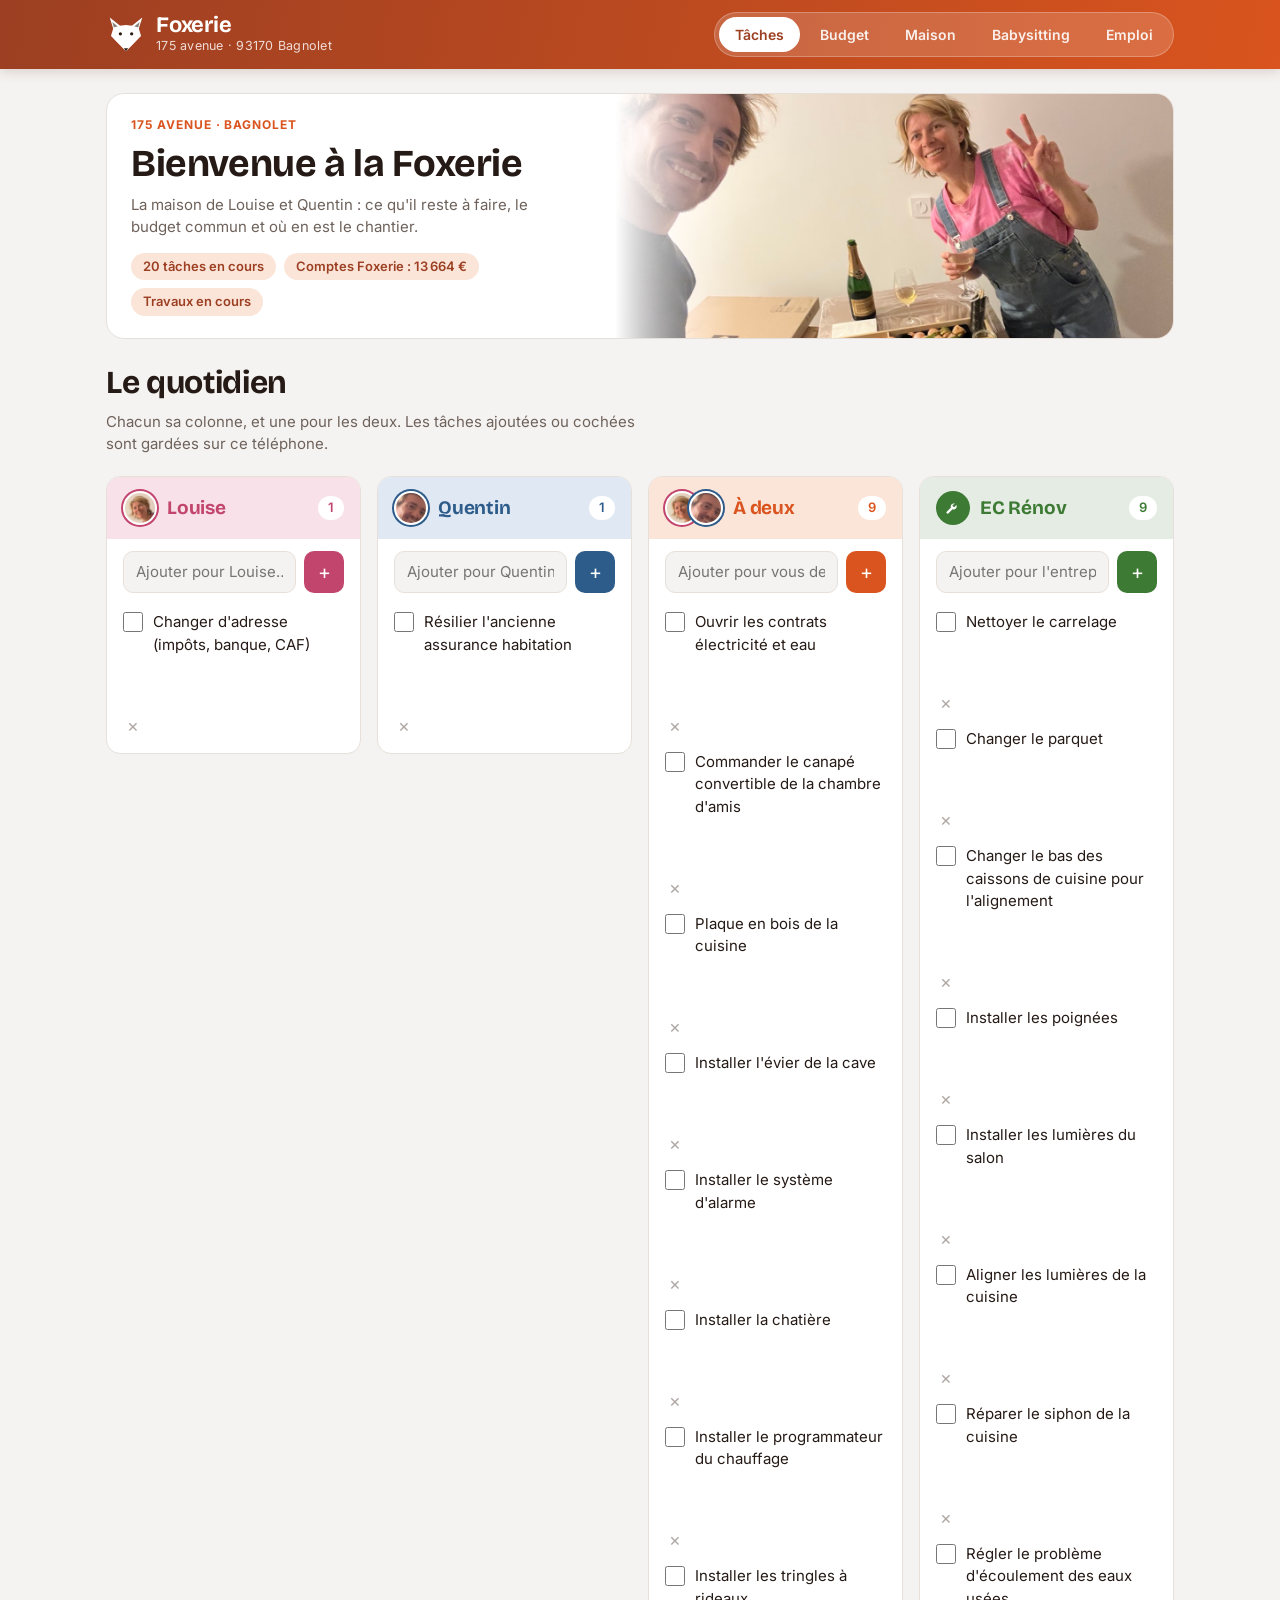
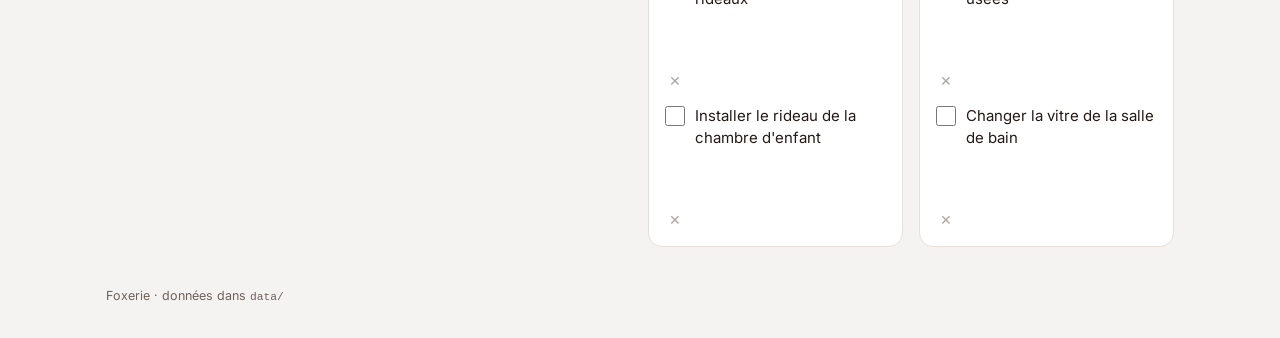
<file: index.html>
<!doctype html>
<html lang="fr">
<head>
<meta charset="utf-8">
<meta name="viewport" content="width=device-width,initial-scale=1,viewport-fit=cover">
<title>Foxerie</title>
<meta name="theme-color" content="#a83d12">
<link rel="icon" href="data:image/svg+xml,%3Csvg xmlns='http://www.w3.org/2000/svg' viewBox='0 0 64 64'%3E%3Cpath d='M6 4 25 19 14 30Z M58 4 39 19 50 30Z M12 20Q32 12 52 20L56 33 32 58 8 33Z' fill='%23d9541e'/%3E%3Cpath d='M8 33 24 37 32 58Z M56 33 40 37 32 58Z' fill='%23fff'/%3E%3Ccircle cx='23' cy='30' r='3' fill='%232a1a12'/%3E%3Ccircle cx='41' cy='30' r='3' fill='%232a1a12'/%3E%3C/svg%3E">
<link rel="preconnect" href="https://fonts.googleapis.com">
<link rel="preconnect" href="https://fonts.gstatic.com" crossorigin>
<link rel="stylesheet" href="https://fonts.googleapis.com/css2?family=Bricolage+Grotesque:opsz,wght@12..96,500;12..96,700&family=Inter:wght@400;500;600&display=swap">
<link rel="stylesheet" href="style.css?v=25">
</head>
<body>
<svg width="0" height="0" style="position:absolute" aria-hidden="true">
  <symbol id="fox" viewBox="0 0 64 64">
    <path d="M6 4 L25 19 L14 30 Z" fill="currentColor"/>
    <path d="M58 4 L39 19 L50 30 Z" fill="currentColor"/>
    <path d="M10 11 L20 19 L14 25 Z" fill="#2a1a12" opacity=".55"/>
    <path d="M54 11 L44 19 L50 25 Z" fill="#2a1a12" opacity=".55"/>
    <path d="M12 20 Q32 12 52 20 L56 33 L32 58 L8 33 Z" fill="currentColor"/>
    <path d="M8 33 L24 37 L32 58 Z" fill="#fff"/>
    <path d="M56 33 L40 37 L32 58 Z" fill="#fff"/>
    <circle cx="23" cy="30" r="2.6" fill="#2a1a12"/>
    <circle cx="41" cy="30" r="2.6" fill="#2a1a12"/>
    <path d="M28.5 53 L35.5 53 L32 58 Z" fill="#2a1a12"/>
  </symbol>
</svg>
<header class="top">
  <div class="wrap top-in">
    <div class="brand">
      <span class="logo" aria-hidden="true">
        <svg viewBox="0 0 64 64" width="40" height="40"><use href="#fox"/></svg>
      </span>
      <div>
        <h1>Foxerie</h1>
        <p class="addr" id="addr">175 avenue · 93170 Bagnolet</p>
      </div>
    </div>
    <nav class="tabs" aria-label="Sections">
      <a href="#taches" data-tab="taches">Tâches</a>
      <a href="#budget" data-tab="budget">Budget</a>
      <a href="#maison" data-tab="maison">Maison</a>
      <a href="#babysitting" data-tab="babysitting">Babysitting</a>
      <a href="#emploi" data-tab="emploi">Emploi</a>
    </nav>
  </div>
</header>

<main class="wrap">

  <!-- TÂCHES -->
  <section id="v-taches" class="view" aria-labelledby="h-taches">
    <div class="hero" id="hero">
      <div class="hero-txt">
        <span class="eyebrow">175 avenue · Bagnolet</span>
        <h2>Bienvenue à la Foxerie</h2>
        <p>La maison de Louise et Quentin : ce qu'il reste à faire, le budget commun et où en est le chantier.</p>
        <div class="hero-stats" id="hero-stats"></div>
      </div>
      <div class="hero-img" id="hero-img"><span class="fox-big"><svg viewBox="0 0 64 64" width="120" height="120"><use href="#fox"/></svg></span></div>
    </div>
    <div class="view-head">
      <h2 id="h-taches">Le quotidien</h2>
      <p class="sub">Chacun sa colonne, et une pour les deux. Les tâches ajoutées ou cochées sont gardées sur ce téléphone.</p>
    </div>
    <div class="cols" id="todo-cols"></div>
  </section>

  <!-- BUDGET -->
  <section id="v-budget" class="view" aria-labelledby="h-budget" hidden>
    <div class="view-head row">
      <div>
        <h2 id="h-budget">Budget commun</h2>
        <p class="sub" id="budget-sub">Chacun verse selon ses moyens sur les comptes communs.</p>
      </div>
      <div class="seg" id="scope" role="group" aria-label="Comptes affichés"></div>
      <div class="month" id="month-nav">
        <button type="button" id="m-prev" aria-label="Mois précédent">‹</button>
        <span id="m-label">—</span>
        <button type="button" id="m-next" aria-label="Mois suivant">›</button>
        <button type="button" id="m-year" class="m-year">Par mois</button>
      </div>
    </div>
    <div id="budget-body"></div>
  </section>

  <!-- MAISON -->
  <section id="v-maison" class="view" aria-labelledby="h-maison" hidden>
    <div class="house-hero">
      <div class="hh-img" role="img" aria-label="La maison vue du jardin : façade en briques, porte-fenêtre en bois, pelouse et pas japonais"></div>
      <div class="hh-txt">
        <span class="eyebrow">175 avenue · 93170 Bagnolet</span>
        <h2 id="h-maison">Montage financier</h2>
        <p class="sub" id="maison-sub">Plan de financement de l'achat.</p>
        <div class="hero-stats" id="maison-stats"></div>
      </div>
    </div>
    <div id="maison-body"></div>
  </section>

  <!-- BABYSITTING -->
  <section id="v-babysitting" class="view" aria-labelledby="h-baby" hidden>
    <div class="view-head row">
      <div>
        <h2 id="h-baby">Babysitting</h2>
        <p class="sub">Les gardes de Nephelie, déclarées par elle à la fin de chaque soirée, et ce qu'on lui doit pour le mois.</p>
      </div>
      <a class="btn primary" href="nephelie.html">Page de déclaration de Nephelie</a>
    </div>
    <div id="baby-body"></div>
  </section>

  <!-- EMPLOI -->
  <section id="v-emploi" class="view" aria-labelledby="h-emploi" hidden>
    <div class="view-head">
      <h2 id="h-emploi">Veille emploi</h2>
      <p class="sub">Recherches prêtes sur les sites d'offres, puis, pour chaque offre collée : une note sur 100 selon le profil de Quentin et un brouillon de lettre à relire. Les statuts et offres collées restent sur cet appareil.</p>
    </div>
    <div id="emploi-body"></div>
  </section>

</main>
<footer class="wrap foot">Foxerie · données dans <code>data/</code></footer>
<script src="app.js?v=25"></script>
<script src="emploi.js?v=25"></script>
<script src="babysitting.js?v=25"></script>
</body>
</html>
</file>
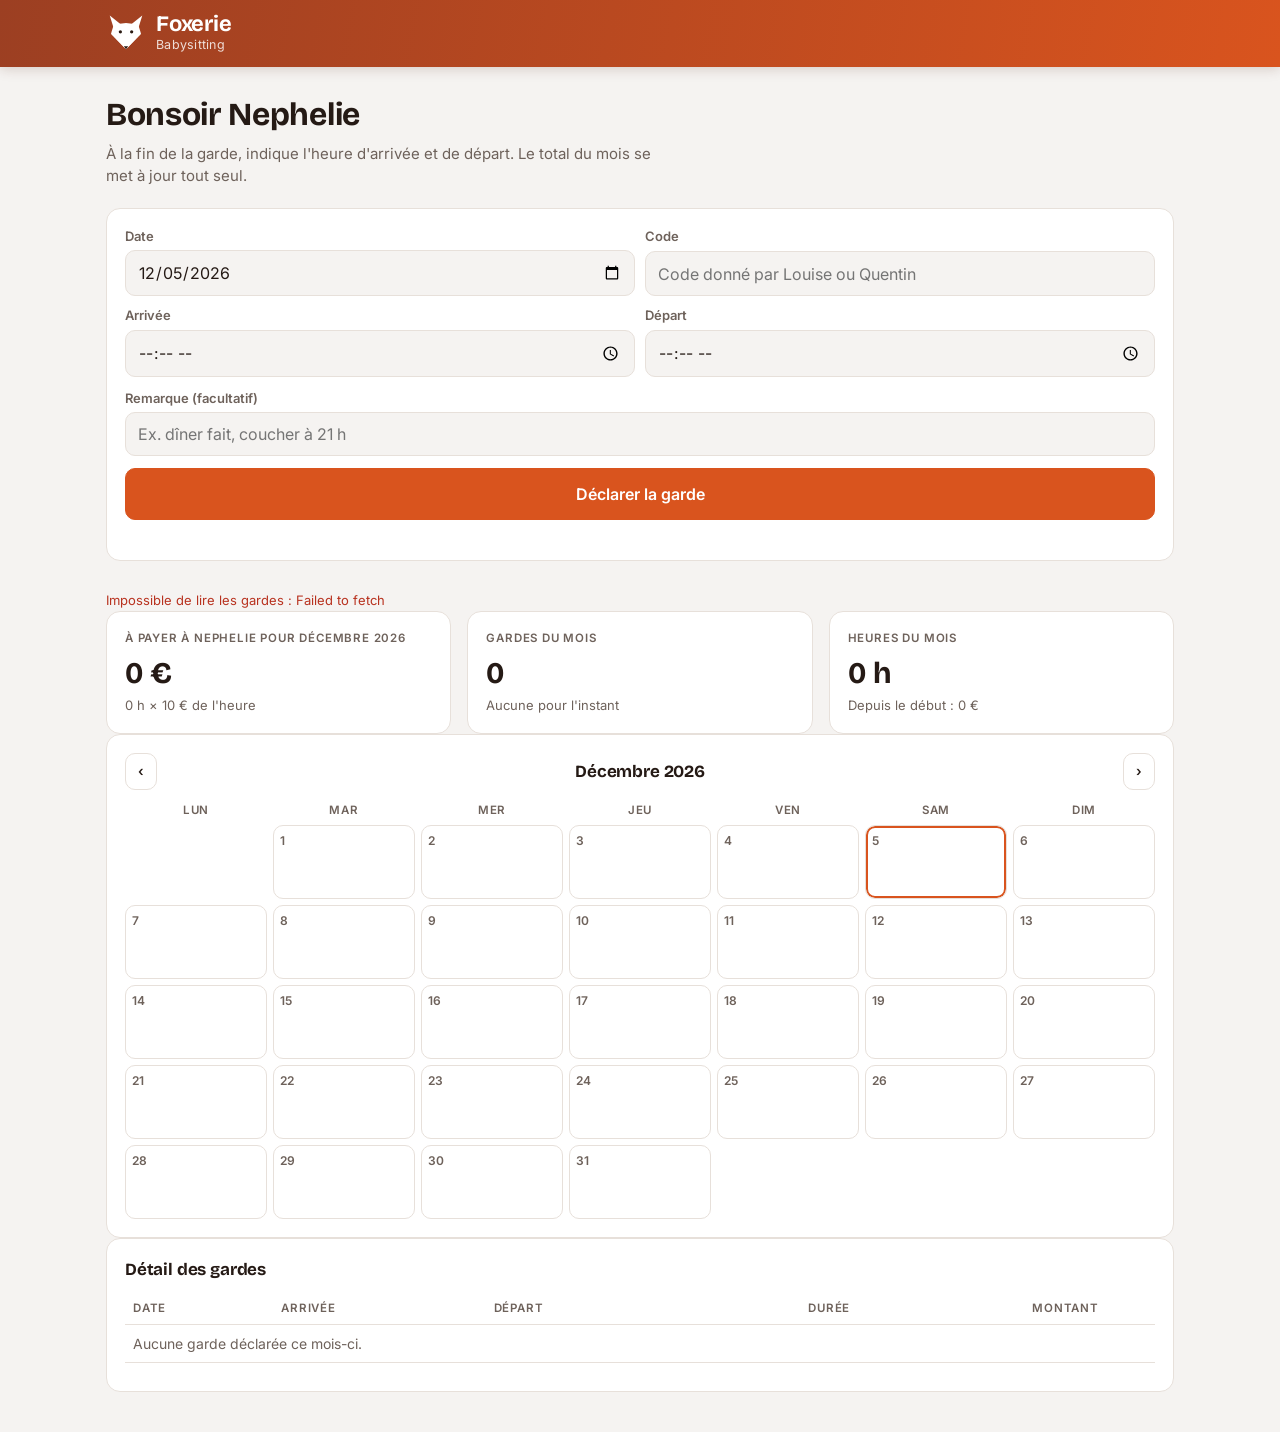
<file: nephelie.html>
<!doctype html>
<html lang="fr">
<head>
<meta charset="utf-8">
<meta name="viewport" content="width=device-width,initial-scale=1,viewport-fit=cover">
<title>Babysitting · Foxerie</title>
<meta name="theme-color" content="#9c3f22">
<link rel="icon" href="data:image/svg+xml,%3Csvg xmlns='http://www.w3.org/2000/svg' viewBox='0 0 64 64'%3E%3Cpath d='M6 4 25 19 14 30Z M58 4 39 19 50 30Z M12 20Q32 12 52 20L56 33 32 58 8 33Z' fill='%23d9541e'/%3E%3Cpath d='M8 33 24 37 32 58Z M56 33 40 37 32 58Z' fill='%23fff'/%3E%3Ccircle cx='23' cy='30' r='3' fill='%232a1a12'/%3E%3Ccircle cx='41' cy='30' r='3' fill='%232a1a12'/%3E%3C/svg%3E">
<link rel="preconnect" href="https://fonts.googleapis.com">
<link rel="preconnect" href="https://fonts.gstatic.com" crossorigin>
<link rel="stylesheet" href="https://fonts.googleapis.com/css2?family=Bricolage+Grotesque:opsz,wght@12..96,500;12..96,700&family=Inter:wght@400;500;600&display=swap">
<link rel="stylesheet" href="style.css?v=15">
</head>
<body>
<svg width="0" height="0" style="position:absolute" aria-hidden="true">
  <symbol id="fox" viewBox="0 0 64 64">
    <path d="M6 4 L25 19 L14 30 Z" fill="currentColor"/>
    <path d="M58 4 L39 19 L50 30 Z" fill="currentColor"/>
    <path d="M12 20 Q32 12 52 20 L56 33 L32 58 L8 33 Z" fill="currentColor"/>
    <path d="M8 33 L24 37 L32 58 Z" fill="#fff"/>
    <path d="M56 33 L40 37 L32 58 Z" fill="#fff"/>
    <circle cx="23" cy="30" r="2.6" fill="#2a1a12"/>
    <circle cx="41" cy="30" r="2.6" fill="#2a1a12"/>
    <path d="M28.5 53 L35.5 53 L32 58 Z" fill="#2a1a12"/>
  </symbol>
</svg>
<header class="top">
  <div class="wrap top-in">
    <div class="brand">
      <span class="logo" aria-hidden="true"><svg viewBox="0 0 64 64" width="40" height="40"><use href="#fox"/></svg></span>
      <div><h1>Foxerie</h1><p class="addr">Babysitting</p></div>
    </div>
  </div>
</header>
<main class="wrap">
  <section class="view">
    <div class="view-head">
      <h2>Bonsoir Nephelie</h2>
      <p class="sub">À la fin de la garde, indique l'heure d'arrivée et de départ. Le total du mois se met à jour tout seul.</p>
    </div>
    <form class="card baby-form" id="baby-form" autocomplete="off">
      <div class="row2">
        <label>Date<input type="date" id="bf-date" required></label>
        <label>Code<input type="password" id="bf-code" required inputmode="numeric" placeholder="Code donné par Louise ou Quentin"></label>
        <label>Arrivée<input type="time" id="bf-arrivee" required step="300"></label>
        <label>Départ<input type="time" id="bf-depart" required step="300"></label>
      </div>
      <label>Remarque (facultatif)<input type="text" id="bf-note" maxlength="200" placeholder="Ex. dîner fait, coucher à 21 h"></label>
      <button type="submit" class="btn primary big">Déclarer la garde</button>
      <p class="note" id="bf-msg" aria-live="polite"></p>
    </form>
    <div id="baby-body"></div>
  </section>
</main>
<script src="babysitting.js?v=15"></script>
</body>
</html>
</file>
<file: style.css>
/* Mise en page : en-tête collant avec onglets, une vue à la fois, cartes seulement là où un bloc se détache. */
/* Renard : orange du pelage, brun-noir des pattes, blanc du poitrail, vert de la forêt pour les bons chiffres. */
:root {
  --bg: #f5f3f1;
  --surface: #ffffff;
  --fg: #251a15;
  --muted: #6e625b;
  --line: #e7e0da;
  --accent: #d9541e;
  --accent-deep: #9c3f22;
  --accent-soft: #fbe5d9;
  --on-accent: #ffffff;
  --louise: #c2456e;
  --louise-soft: #f8e1e9;
  --quentin: #2e5c8a;
  --quentin-soft: #e0e9f3;
  --ensemble: #d9541e;
  --ensemble-soft: #fbe5d9;
  --pret: #7b6e66;
  --good: #3d7a34;
  --bad: #b8321f;
  --sg: #e60028;
  --bourso: #d4007a;
  --display: "Bricolage Grotesque", "Segoe UI", system-ui, sans-serif;
  --body: "Inter", "Segoe UI", system-ui, -apple-system, sans-serif;
  --r: 14px;
  color-scheme: light;
}
@media (prefers-color-scheme: dark) {
  :root {
    --bg: #17120f; --surface: #211a16; --fg: #f1e9e3; --muted: #a8998f; --line: #362b25;
    --accent: #f07a3e; --accent-deep: #c4561f; --accent-soft: #3a2316; --on-accent: #1a110c;
    --louise: #ec8fb0; --louise-soft: #3b2230; --quentin: #8fb5e3; --quentin-soft: #1d2a3a;
    --ensemble: #f07a3e; --ensemble-soft: #3a2316; --pret: #9b8d84;
    --good: #72c793; --bad: #f08a76; --sg: #ff3b55; --bourso: #ff4fae;
    color-scheme: dark;
  }
}

* { box-sizing: border-box; }
[hidden] { display: none !important; }
html, body { margin: 0; }
body {
  background: var(--bg); color: var(--fg);
  font: 15px/1.5 var(--body);
  padding-top: env(safe-area-inset-top, 0px);
  padding-bottom: env(safe-area-inset-bottom, 0px);
  -webkit-font-smoothing: antialiased;
}
.wrap {
  max-width: 1100px; margin: 0 auto;
  padding-left: max(16px, env(safe-area-inset-left, 0px));
  padding-right: max(16px, env(safe-area-inset-right, 0px));
}
h1, h2, h3 { font-family: var(--display); font-weight: 700; margin: 0; text-wrap: balance; letter-spacing: -0.01em; }
button, input, select { font: inherit; color: inherit; }
:focus-visible { outline: 2px solid var(--accent); outline-offset: 2px; }
.num { font-variant-numeric: tabular-nums; }
code { font-size: .9em; }

/* En-tête */
.top {
  position: sticky; top: env(safe-area-inset-top, 0px); z-index: 5;
  background: linear-gradient(100deg, var(--accent-deep), var(--accent));
  color: #fff;
  box-shadow: 0 2px 12px rgba(80, 30, 5, .18);
}
body::before { content: ""; position: fixed; inset: 0 0 auto; height: env(safe-area-inset-top, 0px); z-index: 10; background: var(--accent-deep); }
.top .logo { color: #fff; }
.top .addr { color: rgba(255,255,255,.82); }
.top .tabs { background: rgba(255,255,255,.16); border-color: rgba(255,255,255,.25); }
.top .tabs a { color: rgba(255,255,255,.9); }
.top .tabs a:hover { color: #fff; }
.top .tabs a[aria-current="page"] { background: #fff; color: var(--accent-deep); }

/* Bandeau photo */
.hero { position: relative; display: grid; grid-template-columns: minmax(0, 1fr) minmax(0, 1.1fr); gap: 0; background: var(--surface); border: 1px solid var(--line); border-radius: 18px; overflow: hidden; }
.hero-txt { padding: 22px 24px; display: grid; gap: 10px; align-content: center; }
.hero-txt .eyebrow { font-size: 12px; letter-spacing: .08em; text-transform: uppercase; color: var(--accent); font-weight: 700; }
.hero-txt h2 { font-size: clamp(26px, 4.5vw, 38px); line-height: 1.05; }
.hero-txt p { margin: 0; color: var(--muted); max-width: 46ch; }
.hero-stats { display: flex; flex-wrap: wrap; gap: 8px; margin-top: 4px; }
.hero-stats span { font-size: 13px; font-weight: 600; padding: 4px 12px; border-radius: 999px; background: var(--accent-soft); color: var(--accent-deep); }
.hero-img { min-height: 220px; background: var(--accent-soft) center 35% / cover no-repeat; position: relative; }
.hero-img::after { content: ""; position: absolute; inset: 0; background: linear-gradient(90deg, var(--surface) 0, transparent 22%); }
.hero-img .fox-big { position: absolute; inset: 0; display: grid; place-items: center; color: var(--accent); opacity: .9; }
@media (max-width: 720px) {
  .hero { grid-template-columns: 1fr; }
  .hero-img { order: -1; min-height: 200px; }
  .hero-img::after { background: linear-gradient(0deg, var(--surface) 0, transparent 30%); }
}
@media (prefers-color-scheme: dark) { .top .tabs a[aria-current="page"] { color: #a83d12; } }

/* Avatars */
.av { width: 34px; height: 34px; border-radius: 50%; flex: none; display: grid; place-items: center; font-weight: 700; font-size: 14px; color: #fff; background: var(--c, var(--accent)) center / cover no-repeat; border: 2px solid var(--surface); box-shadow: 0 0 0 2px var(--c, var(--accent)); }
.col-head .who { display: flex; align-items: center; gap: 10px; }
.av-duo { display: flex; }
.av-duo .av + .av { margin-left: -10px; }

/* Pastilles banques (couleurs seulement, pas les logos officiels) */
.bank { display: inline-flex; align-items: center; gap: 5px; font-size: 12px; font-weight: 700; white-space: nowrap; }
.bank::before { content: ""; width: 10px; height: 10px; border-radius: 3px; background: var(--b); }
.bank-sg { --b: linear-gradient(180deg, var(--sg) 50%, #111 50%); }
.bank-bourso { --b: var(--bourso); }
.bank::before { background: var(--b); }
.top-in { display: flex; align-items: center; justify-content: space-between; gap: 12px 20px; flex-wrap: wrap; padding-block: 12px; }
.brand { display: flex; align-items: center; gap: 10px; }
.logo { color: var(--accent); display: grid; place-items: center; }
.brand h1 { font-size: 22px; line-height: 1.1; }
.addr { margin: 0; color: var(--muted); font-size: 12.5px; letter-spacing: .02em; }
.tabs { display: flex; gap: 4px; background: var(--surface); border: 1px solid var(--line); border-radius: 999px; padding: 4px; }
.tabs a {
  text-decoration: none; color: var(--muted); font-weight: 600; font-size: 14px;
  padding: 7px 16px; border-radius: 999px; transition: background .15s, color .15s;
}
.tabs a:hover { color: var(--fg); }
.tabs a[aria-current="page"] { background: var(--accent); color: var(--surface); }

main { padding-block: 24px 40px; }
.view { display: grid; gap: 20px; }
.view-head h2 { font-size: clamp(24px, 4vw, 32px); }
.view-head .sub { margin: 4px 0 0; color: var(--muted); max-width: 62ch; }
.view-head.row { display: flex; justify-content: space-between; align-items: end; gap: 12px; flex-wrap: wrap; }
.foot { color: var(--muted); font-size: 12.5px; padding-block: 0 32px; }

.card { background: var(--surface); border: 1px solid var(--line); border-radius: var(--r); padding: 18px; min-width: 0; }
.card h3 { font-size: 17px; margin-bottom: 12px; }
.label { font-size: 11.5px; text-transform: uppercase; letter-spacing: .07em; color: var(--muted); font-weight: 600; }
.muted { color: var(--muted); }
.empty { color: var(--muted); font-size: 14px; padding: 8px 0; }

/* Tâches */
.cols { display: grid; grid-template-columns: repeat(4, minmax(0, 1fr)); gap: 16px; align-items: start; }
@media (max-width: 1100px) { .cols { grid-template-columns: repeat(2, minmax(0, 1fr)); } }
@media (max-width: 820px) { .cols { grid-template-columns: 1fr; } }
.col { --c: var(--accent); --cs: var(--accent-soft); background: var(--surface); border: 1px solid var(--line); border-radius: var(--r); overflow: hidden; }
.col-louise { --c: var(--louise); --cs: var(--louise-soft); }
.col-quentin { --c: var(--quentin); --cs: var(--quentin-soft); }
.col-ensemble { --c: var(--ensemble); --cs: var(--ensemble-soft); }
.col-head { display: flex; align-items: center; justify-content: space-between; padding: 14px 16px; background: var(--cs); }
.col-head h3 { font-size: 19px; color: var(--c); }
.count { font-weight: 600; font-size: 13px; color: var(--c); background: var(--surface); border-radius: 999px; padding: 2px 10px; }
.add { display: flex; gap: 8px; padding: 12px 16px 4px; }
.add input {
  flex: 1; min-width: 0; border: 1px solid var(--line); background: var(--bg);
  border-radius: 10px; padding: 9px 12px;
}
.add input:focus { border-color: var(--c); outline: none; }
.add button {
  border: 0; background: var(--c); color: var(--surface); border-radius: 10px;
  width: 40px; font-size: 20px; line-height: 1; cursor: pointer;
}
.list { list-style: none; margin: 0; padding: 6px 8px 10px; }
.item { display: flex; align-items: flex-start; gap: 10px; padding: 8px; border-radius: 10px; }
.item:hover { background: var(--bg); }
.item input[type="checkbox"] { width: 20px; height: 20px; margin: 1px 0 0; accent-color: var(--c); flex: none; cursor: pointer; }
.item .t { flex: 1; min-width: 0; overflow-wrap: anywhere; }
.item.done .t { text-decoration: line-through; color: var(--muted); }
.del { border: 0; background: none; color: var(--muted); cursor: pointer; font-size: 18px; line-height: 1; padding: 0 4px; opacity: .55; }
.del:hover { opacity: 1; color: var(--bad); }
.list .empty { padding: 8px; }
details.done-box { border-top: 1px solid var(--line); padding: 8px 16px 12px; }
details.done-box summary { cursor: pointer; color: var(--muted); font-size: 13.5px; font-weight: 500; }
.link { border: 0; background: none; color: var(--muted); text-decoration: underline; cursor: pointer; font-size: 13px; padding: 4px 8px; }

/* Budget */
.month { display: flex; align-items: center; gap: 6px; background: var(--surface); border: 1px solid var(--line); border-radius: 999px; padding: 4px; }
.month button { border: 0; background: none; width: 32px; height: 32px; border-radius: 50%; cursor: pointer; font-size: 20px; color: var(--muted); }
.month button:hover:not(:disabled) { background: var(--bg); color: var(--fg); }
.month button:disabled { opacity: .3; cursor: default; }
.month span { min-width: 120px; text-align: center; font-weight: 600; text-transform: capitalize; }
.seg { display: flex; gap: 4px; background: var(--surface); border: 1px solid var(--line); border-radius: 999px; padding: 4px; margin-left: auto; }
.seg button { border: 0; background: none; border-radius: 999px; padding: 6px 14px; font-weight: 600; font-size: 14px; color: var(--muted); cursor: pointer; }
.seg button:hover { color: var(--fg); }
.seg button[aria-pressed="true"][data-scope="foxerie"] { background: var(--ensemble-soft); color: var(--ensemble); }
.seg button[aria-pressed="true"][data-scope="louise"] { background: var(--louise-soft); color: var(--louise); }
.seg button[aria-pressed="true"][data-scope="quentin"] { background: var(--quentin-soft); color: var(--quentin); }
@media (max-width: 720px) { .seg { margin-left: 0; } }
.dotw { display: inline-block; width: 10px; height: 10px; border-radius: 3px; margin-right: 8px; vertical-align: -1px; }
.w-louise { background: var(--louise); } .w-quentin { background: var(--quentin); } .w-foxerie { background: var(--ensemble); }
.tx tr.sel td { background: var(--bg); }
.tx tr.muted td { color: var(--muted); }
.sub-d { display: block; font-size: 11px; color: var(--muted); font-weight: 400; }
.who-a { background: var(--ensemble); }
.progress.over span { background: var(--bad); }
.chips-row { display: flex; flex-wrap: wrap; gap: 6px; margin-bottom: 10px; }
.chips-row .chip b { color: var(--fg); }
.kv dd.neg { color: var(--bad); } .kv dd.pos { color: var(--good); }
.month .m-year { width: auto; height: 32px; border-radius: 999px; font-size: 13px; font-weight: 600; padding: 0 12px; background: var(--bg); color: var(--fg); }
.kpis { display: grid; grid-template-columns: repeat(3, minmax(0, 1fr)); gap: 16px; }
@media (max-width: 720px) { .kpis { grid-template-columns: 1fr; } }
.kpi .v { font-family: var(--display); font-size: 30px; font-weight: 700; margin-top: 4px; font-variant-numeric: tabular-nums; }
.kpi .d { color: var(--muted); font-size: 13px; }
.pos { color: var(--good); } .neg { color: var(--bad); }
.grid2 { display: grid; grid-template-columns: minmax(0, 1fr) minmax(0, 1fr); gap: 16px; align-items: start; }
@media (max-width: 820px) { .grid2 { grid-template-columns: 1fr; } }

.split { display: flex; height: 14px; border-radius: 999px; overflow: hidden; background: var(--bg); margin: 10px 0 12px; }
.split span { display: block; height: 100%; }
.legend { display: flex; flex-wrap: wrap; gap: 6px 18px; font-size: 13.5px; }
.legend i { display: inline-block; width: 10px; height: 10px; border-radius: 3px; margin-right: 6px; vertical-align: -1px; }
.who-l { background: var(--louise); } .who-q { background: var(--quentin); } .who-p { background: var(--pret); }

.bars { display: grid; gap: 10px; }
.bar-row { display: grid; grid-template-columns: minmax(90px, 130px) minmax(0, 1fr) auto; gap: 10px; align-items: center; font-size: 14px; }
.bar { height: 10px; background: var(--bg); border-radius: 999px; overflow: hidden; }
.bar span { display: block; height: 100%; background: var(--accent); border-radius: 999px; }

.hist { display: flex; align-items: flex-end; gap: 8px; height: 120px; margin-top: 8px; position: relative; border-bottom: 1px solid var(--line); }
.hist .m { flex: 1; display: flex; align-items: flex-end; justify-content: center; height: 100%; min-width: 0; }
.hist .col-b { width: 100%; max-width: 36px; background: var(--accent-soft); border-radius: 6px 6px 2px 2px; border: 1px solid var(--accent); }
.hist .m.cur .col-b { background: var(--accent); }
.hist-lab { display: flex; gap: 8px; margin-top: 6px; }
.hist-lab small { flex: 1; text-align: center; font-size: 11px; color: var(--muted); text-transform: capitalize; min-width: 0; }
.hist .ref { position: absolute; left: 0; right: 0; border-top: 1.5px dashed var(--muted); pointer-events: none; }

table.tx { width: 100%; border-collapse: collapse; font-size: 14px; }
.tx th { text-align: left; font-size: 11.5px; text-transform: uppercase; letter-spacing: .07em; color: var(--muted); font-weight: 600; padding: 6px 8px; border-bottom: 1px solid var(--line); }
.tx td { padding: 8px; border-bottom: 1px solid var(--line); vertical-align: top; }
.tx td.r, .tx th.r { text-align: right; font-variant-numeric: tabular-nums; white-space: nowrap; }
.scroll { overflow-x: auto; }
.chip { display: inline-block; font-size: 12px; padding: 1px 8px; border-radius: 999px; background: var(--bg); color: var(--muted); white-space: nowrap; }

.waiting { display: grid; gap: 6px; text-align: left; border-style: dashed; }
.waiting strong { font-family: var(--display); font-size: 18px; }

/* Maison */
.stack { display: grid; gap: 14px; }
.stack .row-lab { display: flex; justify-content: space-between; gap: 10px; font-size: 14px; }
.stack .bigbar { display: flex; height: 34px; border-radius: 10px; overflow: hidden; background: var(--bg); }
.stack .bigbar span { display: flex; align-items: center; justify-content: center; color: var(--surface); font-size: 12px; font-weight: 600; white-space: nowrap; overflow: hidden; min-width: 0; }
.e0 { background: var(--accent); } .e1 { background: color-mix(in srgb, var(--accent) 70%, var(--bg)); }
.e2 { background: color-mix(in srgb, var(--accent) 50%, var(--bg)); } .e3 { background: color-mix(in srgb, var(--accent) 38%, var(--bg)); }
.e4 { background: color-mix(in srgb, var(--accent) 28%, var(--bg)); } .e5 { background: var(--ensemble); }

.steps { list-style: none; margin: 0; padding: 0; display: grid; gap: 0; }
.steps li { display: grid; grid-template-columns: 28px 1fr auto; gap: 10px; align-items: start; padding-bottom: 14px; position: relative; }
.steps li:not(:last-child)::before { content: ""; position: absolute; left: 13px; top: 26px; bottom: 0; width: 2px; background: var(--line); }
.dot { width: 28px; height: 28px; border-radius: 50%; display: grid; place-items: center; font-size: 13px; font-weight: 700; border: 2px solid var(--line); background: var(--surface); color: var(--muted); }
.st-fait .dot { background: var(--good); border-color: var(--good); color: #fff; }
.st-en_cours .dot { border-color: var(--ensemble); color: var(--ensemble); }
.pill { font-size: 12px; font-weight: 600; border-radius: 999px; padding: 2px 10px; white-space: nowrap; }
.pill.fait { background: color-mix(in srgb, var(--good) 16%, var(--surface)); color: var(--good); }
.pill.en_cours { background: var(--ensemble-soft); color: var(--ensemble); }
.pill.a_faire { background: var(--bg); color: var(--muted); }
.steps .ttl { font-weight: 500; padding-top: 3px; }
.steps .dt { color: var(--muted); font-size: 12.5px; }

.kv { display: grid; grid-template-columns: auto 1fr; gap: 6px 16px; font-size: 14px; margin: 0; }
.kv dt { color: var(--muted); }
.kv dd { margin: 0; text-align: right; font-variant-numeric: tabular-nums; font-weight: 500; }
.progress { height: 12px; background: var(--bg); border-radius: 999px; overflow: hidden; margin: 10px 0 6px; }
.progress span { display: block; height: 100%; background: var(--ensemble); }
.note { font-size: 13px; color: var(--muted); margin: 10px 0 0; }

@media (prefers-reduced-motion: reduce) { * { transition: none !important; } }

/* Camemberts */
:root { --p1: #a83d12; --p2: #e07a43; --p3: #f2b48c; --p4: #2e5c8a; --p5: #8fb0d4; --p6: #3f7d57; }
@media (prefers-color-scheme: dark) { :root { --p1: #f07a3e; --p2: #c4561f; --p3: #f4b48e; --p4: #8fb5e3; --p5: #4f78a6; --p6: #72c793; } }
.pie { display: flex; align-items: center; gap: 20px; flex-wrap: wrap; }
.pie svg { width: 190px; height: 190px; flex: none; max-width: 100%; }
.pie.small svg { width: 140px; height: 140px; }
.pie circle { transition: stroke-width .15s; }
.pie circle:hover { stroke-width: 8.5; }
.pie-l { font-size: 3px; fill: var(--muted); text-transform: uppercase; letter-spacing: .08em; font-family: var(--body); }
.pie-v { font-size: 4.6px; font-weight: 700; fill: var(--fg); font-family: var(--display); }
.pie-leg { list-style: none; margin: 0; padding: 0; display: grid; gap: 6px; flex: 1; min-width: 200px; font-size: 14px; }
.pie-leg li { display: grid; grid-template-columns: 12px minmax(0, 1fr) auto 48px; gap: 8px; align-items: center; }
.pie-leg i { width: 12px; height: 12px; border-radius: 3px; }
.pie-leg small { color: var(--muted); text-align: right; font-variant-numeric: tabular-nums; }
.pie-wrap-row { margin-bottom: 12px; }
@media (max-width: 480px) { .pie { justify-content: center; } .pie-leg { min-width: 0; width: 100%; } }

/* Bandeau photo de la maison */
.house-hero { display: grid; grid-template-columns: minmax(0, 0.9fr) minmax(0, 1.1fr); background: var(--surface); border: 1px solid var(--line); border-radius: 18px; overflow: hidden; }
.hh-img { min-height: 320px; background: url("images/maison.jpg") center 42% / cover no-repeat; position: relative; }
.hh-img::after { content: ""; position: absolute; inset: 0; background: linear-gradient(270deg, var(--surface) 0, transparent 18%); }
.hh-txt { padding: 24px; display: grid; gap: 10px; align-content: center; }
.hh-txt .eyebrow { font-size: 12px; letter-spacing: .08em; text-transform: uppercase; color: var(--accent); font-weight: 700; }
.hh-txt h2 { font-size: clamp(26px, 4.5vw, 38px); line-height: 1.05; }
.hh-txt .sub { margin: 0; color: var(--muted); }
@media (max-width: 720px) {
  .house-hero { grid-template-columns: 1fr; }
  .hh-img { min-height: 260px; background-position: center 40%; }
  .hh-img::after { background: linear-gradient(0deg, var(--surface) 0, transparent 25%); }
}

/* Veille emploi */
.btn { display: inline-flex; align-items: center; gap: 6px; border: 1px solid var(--line); background: var(--surface); color: var(--fg); border-radius: 10px; padding: 7px 12px; font-weight: 600; font-size: 13.5px; cursor: pointer; text-decoration: none; }
.btn:hover { border-color: var(--accent); }
.btn.primary { background: var(--accent); border-color: var(--accent); color: var(--on-accent); }
.btn.primary:hover { background: var(--accent-deep); }
.btn.ghost { background: none; color: var(--muted); }
.btn:disabled { opacity: .45; cursor: default; }
.emploi-bar { display: flex; flex-wrap: wrap; align-items: center; gap: 12px 18px; }
.emploi-bar .seg { margin-left: 0; flex-wrap: wrap; }
.seg button[aria-pressed="true"] { background: var(--accent-soft); color: var(--accent-deep); }
.range { display: flex; align-items: center; gap: 10px; font-size: 13.5px; color: var(--muted); }
.range input { accent-color: var(--accent); width: 140px; }
.offres { display: grid; gap: 12px; }
.offre { display: grid; grid-template-columns: 64px minmax(0, 1fr); gap: 14px; background: var(--surface); border: 1px solid var(--line); border-radius: var(--r); padding: 16px; }
.offre.st-ecarte { opacity: .6; }
.offre.st-postule { border-color: var(--good); }
.offre-score { width: 64px; height: 64px; border-radius: 16px; display: grid; place-content: center; text-align: center; line-height: 1; }
.offre-score b { font-family: var(--display); font-size: 24px; }
.offre-score small { font-size: 11px; opacity: .7; }
.offre-score.fort { background: var(--accent); color: var(--on-accent); }
.offre-score.moyen { background: var(--accent-soft); color: var(--accent-deep); }
.offre-score.faible { background: var(--bg); color: var(--muted); }
.offre-main { min-width: 0; display: grid; gap: 8px; }
.offre h3 { font-size: 17px; margin: 0; }
.offre h3 a { color: var(--fg); text-decoration: none; }
.offre h3 a:hover { color: var(--accent-deep); text-decoration: underline; }
.offre-meta { font-size: 13.5px; color: var(--muted); }
.offre-themes { display: flex; flex-wrap: wrap; gap: 6px; }
.offre-actions { display: flex; flex-wrap: wrap; gap: 8px; }
.pill.interesse { background: var(--accent-soft); color: var(--accent-deep); }
.pill.postule { background: color-mix(in srgb, var(--good) 15%, var(--surface)); color: var(--good); }
.pill.ecarte { background: var(--bg); color: var(--muted); }
.brouillon { border-top: 1px dashed var(--line); padding-top: 12px; display: grid; gap: 10px; }
.br-head { display: flex; justify-content: space-between; align-items: center; gap: 10px; }
.seg.small button { padding: 3px 10px; font-size: 12.5px; }
.br-points { margin: 0; padding-left: 18px; font-size: 14px; display: grid; gap: 4px; }
.brouillon textarea, .coller textarea, .coller input { width: 100%; border: 1px solid var(--line); background: var(--bg); color: var(--fg); border-radius: 10px; padding: 10px 12px; font: 14px/1.55 var(--body); }
.brouillon textarea { min-height: 280px; resize: vertical; }
.coller summary { cursor: pointer; }
.coller form { display: grid; gap: 10px; margin-top: 12px; }
.row2 { display: grid; grid-template-columns: repeat(2, minmax(0, 1fr)); gap: 10px; }
@media (max-width: 600px) { .row2 { grid-template-columns: 1fr; } .offre { grid-template-columns: 1fr; } .offre-score { width: auto; height: auto; padding: 6px 12px; display: inline-flex; gap: 4px; justify-self: start; place-content: initial; align-items: baseline; } }

/* Onglets : défilent sur petit écran */
.top .tabs { overflow-x: auto; max-width: 100%; scrollbar-width: none; }
.top .tabs::-webkit-scrollbar { display: none; }
.top .tabs a { white-space: nowrap; }
@media (max-width: 560px) { .top .tabs a { padding: 7px 11px; font-size: 13px; } }

/* Babysitting */
.cal-nav { display: flex; align-items: center; justify-content: space-between; gap: 10px; margin-bottom: 12px; }
.cal-nav h3 { margin: 0; text-transform: capitalize; }
.cal { display: grid; grid-template-columns: repeat(7, minmax(0, 1fr)); gap: 6px; }
.cal-h { font-size: 11.5px; text-transform: uppercase; letter-spacing: .06em; color: var(--muted); text-align: center; font-weight: 600; }
.cal-c { min-height: 74px; border: 1px solid var(--line); border-radius: 10px; padding: 6px; display: flex; flex-direction: column; gap: 2px; background: var(--surface); min-width: 0; overflow: hidden; }
.cal-c.vide { border: 0; background: none; }
.cal-c.auj { box-shadow: inset 0 0 0 2px var(--accent); }
.cal-c.garde { background: var(--accent-soft); border-color: transparent; }
.cal-j { font-size: 12px; color: var(--muted); font-weight: 600; }
.cal-c b { font-family: var(--display); color: var(--accent-deep); font-size: 15px; }
.cal-c small { font-size: 10.5px; color: var(--muted); line-height: 1.3; }
@media (max-width: 560px) { .cal { gap: 3px; } .cal-c { min-height: 54px; padding: 4px; } .cal-c small { display: none; } .cal-c b { font-size: 12px; } }
.tx tr.tot td { border-top: 2px solid var(--line); }
.baby-form { display: grid; gap: 12px; }
.baby-form label { display: grid; gap: 4px; font-size: 13px; font-weight: 600; color: var(--muted); }
.baby-form input { width: 100%; border: 1px solid var(--line); background: var(--bg); color: var(--fg); border-radius: 10px; padding: 11px 12px; font: 16px var(--body); }
.baby-form input:focus { border-color: var(--accent); outline: none; }
.btn.big { padding: 13px 16px; font-size: 16px; justify-content: center; }
.note.pos { color: var(--good); font-weight: 600; } .note.neg { color: var(--bad); }

/* Reste à payer */
.reste { border-color: color-mix(in srgb, var(--bad) 35%, var(--line)); }
.reste-tiles { display: grid; grid-template-columns: repeat(3, minmax(0, 1fr)); gap: 10px; margin-bottom: 12px; }
.reste-tiles > div { background: var(--bg); border-radius: 12px; padding: 10px 12px; display: grid; gap: 2px; }
.reste-tiles b { font-family: var(--display); font-size: 22px; font-variant-numeric: tabular-nums; }
.reste-tiles .tot { background: color-mix(in srgb, var(--bad) 10%, var(--surface)); }
.reste-tiles .tot b { color: var(--bad); }
.reste-list { list-style: none; margin: 0; padding: 0; display: grid; gap: 6px; font-size: 14px; }
.reste-list li { display: grid; grid-template-columns: minmax(0, 1fr) auto auto; gap: 10px; align-items: center; padding: 6px 0; border-top: 1px solid var(--line); }
@media (max-width: 560px) { .reste-tiles { grid-template-columns: 1fr; } }

/* Déplacer une tâche */
.item { flex-wrap: wrap; }
.move { display: flex; gap: 4px; opacity: 0; transition: opacity .15s; }
.item:hover .move, .item:focus-within .move { opacity: 1; }
@media (hover: none) { .move { opacity: 1; width: 100%; padding-left: 30px; } }
.mv { border: 1px solid var(--line); background: var(--surface); border-radius: 999px; font-size: 11.5px; font-weight: 600; padding: 2px 8px; cursor: pointer; color: var(--muted); }
.mv-louise:hover { color: var(--louise); border-color: var(--louise); }
.mv-quentin:hover { color: var(--quentin); border-color: var(--quentin); }
.mv-ensemble:hover { color: var(--accent); border-color: var(--accent); }
.recup { border-color: color-mix(in srgb, var(--good) 35%, var(--line)); }
.reste-tiles.one { grid-template-columns: 1fr; }
.recup .reste-tiles { grid-template-columns: repeat(2, minmax(0, 1fr)); }
.reste-tiles .tot-g { background: color-mix(in srgb, var(--good) 12%, var(--surface)); }
.reste-tiles .tot-g b { color: var(--good); }

/* Recherches prêtes */
.recherches { display: grid; gap: 10px; }
.rech-site { display: grid; grid-template-columns: 170px minmax(0, 1fr); gap: 10px; align-items: start; font-size: 14px; }
.rech-liens { display: flex; flex-wrap: wrap; gap: 6px; }
.chip.lien { text-decoration: none; color: var(--accent-deep); background: var(--accent-soft); }
.chip.lien:hover { text-decoration: underline; }
@media (max-width: 600px) { .rech-site { grid-template-columns: 1fr; gap: 4px; } }

/* Colonne EC Rénov */
.col-ecrenov { --c: var(--good); --cs: color-mix(in srgb, var(--good) 14%, var(--surface)); }
.av-tool { width: 34px; height: 34px; border-radius: 50%; display: grid; place-items: center; background: var(--good); color: #fff; flex: none; }
.mv-ecrenov:hover { color: var(--good); border-color: var(--good); }

/* Suivi des dépenses : tri et filtres */
.sv-head { display: flex; justify-content: space-between; align-items: center; gap: 10px; margin-bottom: 8px; }
.sv-head h3 { margin: 0; }
.tx.sv { min-width: 860px; }
.sv-sort { border: 0; background: none; padding: 0; font: inherit; color: inherit; text-transform: inherit; letter-spacing: inherit; font-weight: 600; cursor: pointer; }
.sv-sort:hover { color: var(--accent-deep); }
.sv-ar { color: var(--accent); }
.sv-filtres th { padding: 4px 6px 8px; border-bottom: 1px solid var(--line); text-transform: none; letter-spacing: 0; }
.sv-filtres input, .sv-filtres select { width: 100%; min-width: 0; border: 1px solid var(--line); background: var(--bg); color: var(--fg); border-radius: 8px; padding: 5px 7px; font: 13px var(--body); }
.sv-filtres input[type=date] { display: block; margin-bottom: 4px; }
.tx tfoot .tot td { border-top: 2px solid var(--line); }
.tx tfoot .sous td { font-size: 13px; color: var(--muted); border-bottom: 0; }
.sv-qui { display: inline-flex; align-items: center; gap: 2px; margin-right: 16px; }

.view > * { min-width: 0; }
#maison-body { display: grid; gap: 20px; }
.cards3 { display: grid; grid-template-columns: repeat(3, minmax(0, 1fr)); gap: 16px; align-items: start; }
@media (max-width: 1000px) { .cards3 { grid-template-columns: 1fr; } }
.w-foxerie-sg { background: var(--sg); } .w-foxerie-bourso { background: var(--bourso); }
</file>
